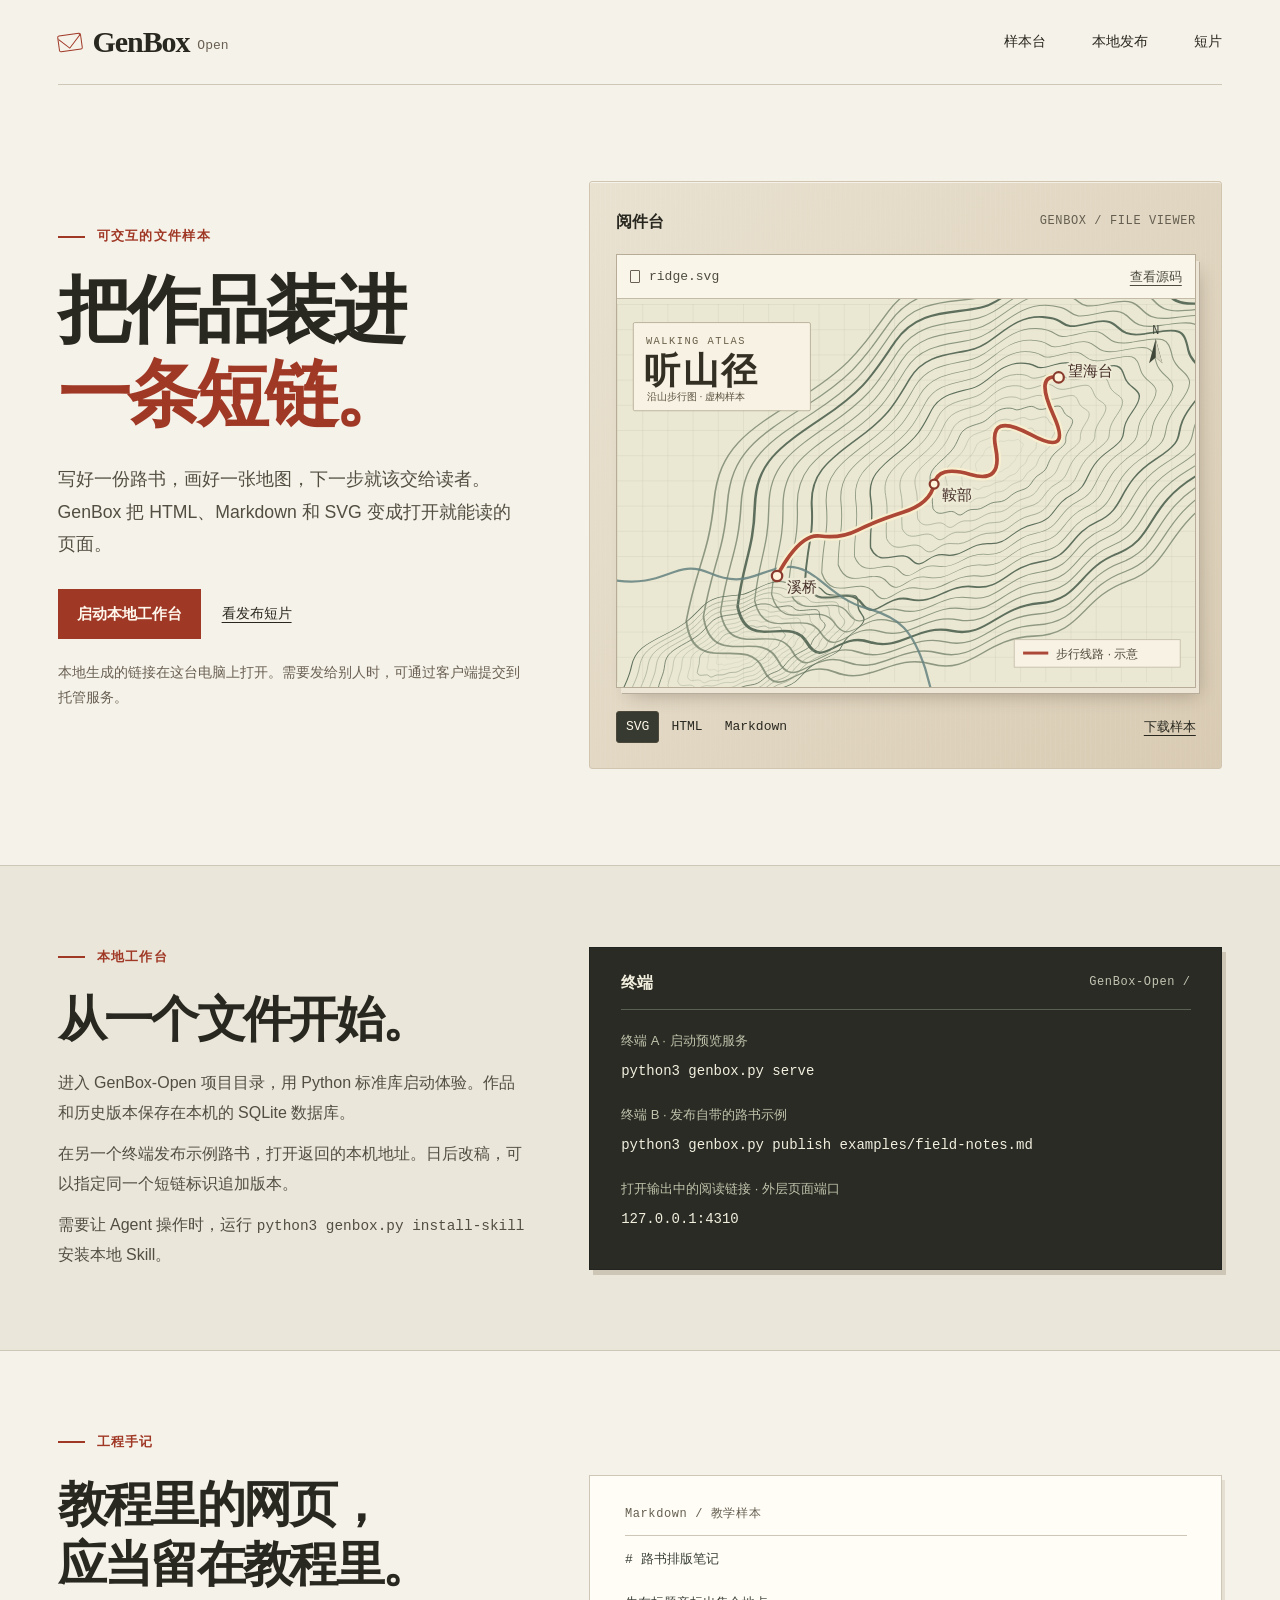
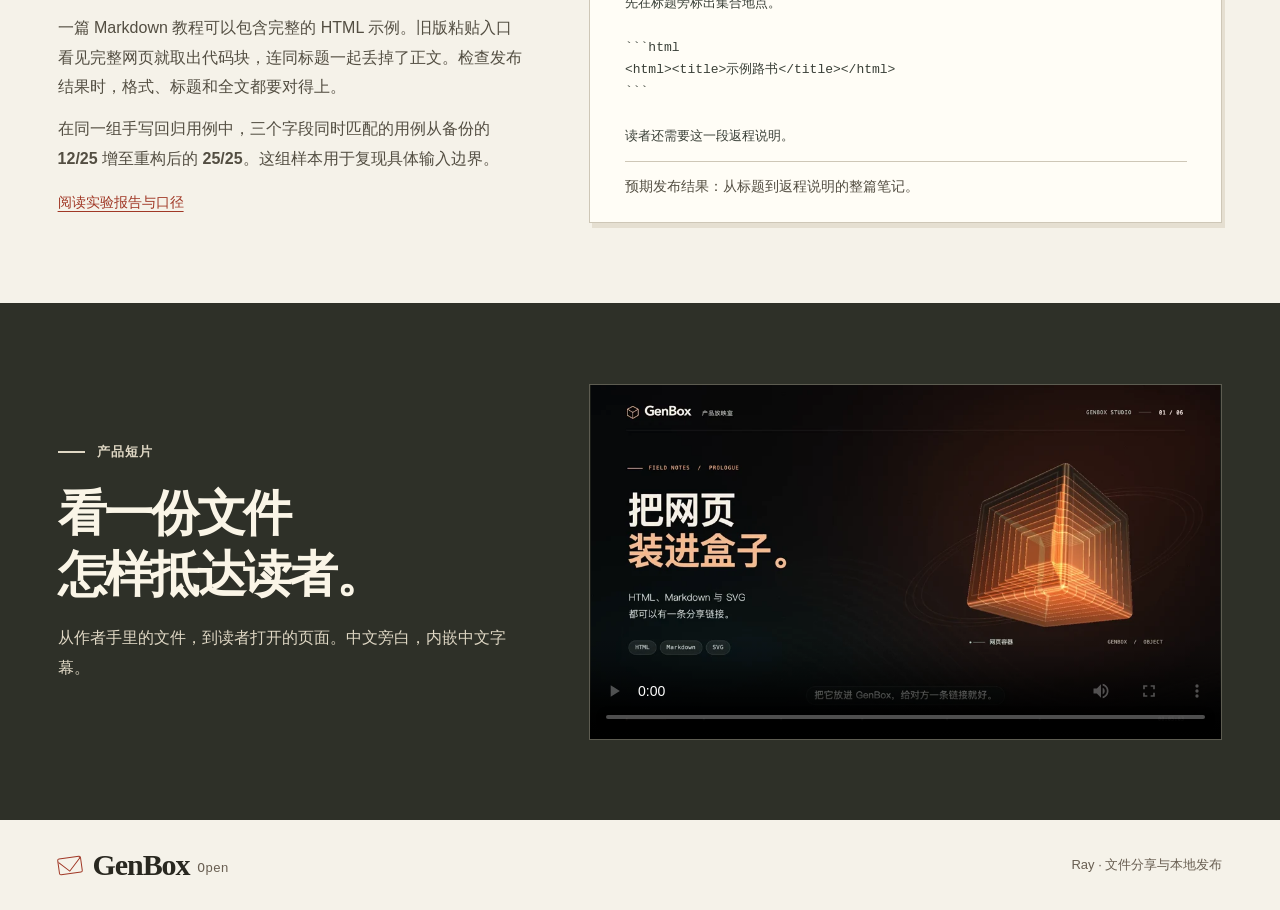
<file: docs/index.html>
<!doctype html>
<html lang="zh-CN">
<head>
  <meta charset="utf-8">
  <meta name="viewport" content="width=device-width, initial-scale=1">
  <meta name="theme-color" content="#f4f1e9">
  <meta name="description" content="用三个可下载的样本体验 GenBox。了解如何用本地工作台、命令行与 Agent Skill，把一份文件变成可以打开的页面。">
  <title>GenBox Open · 给页面一封信</title>
  <link rel="stylesheet" href="assets/showcase.css">
  <script defer src="assets/specimens.js"></script>
</head>
<body>
  <a class="skip" href="#main">跳到正文</a>
  <header class="mast wrap">
    <a class="brand" href="#main" aria-label="GenBox Open 首页"><i aria-hidden="true"></i>GenBox <small>Open</small></a>
    <nav aria-label="页面导航"><a href="#specimen">样本台</a><a href="#workbench">本地发布</a><a href="#film">短片</a></nav>
  </header>
  <main id="main">
    <section class="hero wrap" id="specimen" aria-labelledby="hero-title">
      <div class="intro">
        <p class="kicker"><span></span> 可交互的文件样本</p>
        <h1 id="hero-title">把作品装进<br><em>一条短链。</em></h1>
        <p class="lead">写好一份路书，画好一张地图，下一步就该交给读者。GenBox 把 HTML、Markdown 和 SVG 变成打开就能读的页面。</p>
        <div class="actions"><a class="button primary" href="#workbench">启动本地工作台</a><a class="textlink" href="#film">看发布短片</a></div>
        <p class="scope">本地生成的链接在这台电脑上打开。需要发给别人时，可通过客户端提交到托管服务。</p>
      </div>
      <article class="desk" aria-label="交互式文件样本台">
        <div class="desk-meta"><b>阅件台</b><span>GENBOX / FILE VIEWER</span></div>
        <div class="folder">
          <div class="filebar"><span class="file-icon" aria-hidden="true"></span><span id="filename">ridge.svg</span><button id="toggle-source" type="button" aria-pressed="false">查看源码</button></div>
          <div class="filebody"><iframe id="preview" title="当前样本的页面预览" sandbox="" referrerpolicy="no-referrer"></iframe><pre id="source" tabindex="0" aria-label="当前样本源文件" hidden><code></code></pre></div>
        </div>
        <div class="sample-controls"><div role="group" aria-label="切换样本格式"><button type="button" data-sample="svg" aria-pressed="true">SVG</button><button type="button" data-sample="html" aria-pressed="false">HTML</button><button type="button" data-sample="md" aria-pressed="false">Markdown</button></div><a id="download" download="ridge.svg">下载样本</a></div>
        <p class="sr" id="sample-status" role="status"></p>
        <noscript>启用 JavaScript 即可切换格式、查看源码与下载内置样本。</noscript>
      </article>
    </section>
    <section id="workbench" class="workbench">
      <div class="wrap workgrid">
        <div>
          <p class="kicker"><span></span> 本地工作台</p><h2>从一个文件开始。</h2>
          <p>进入 GenBox-Open 项目目录，用 Python 标准库启动体验。作品和历史版本保存在本机的 SQLite 数据库。</p>
          <p>在另一个终端发布示例路书，打开返回的本机地址。日后改稿，可以指定同一个短链标识追加版本。</p><p>需要让 Agent 操作时，运行 <code>python3 genbox.py install-skill</code> 安装本地 Skill。</p><a id="repository" class="textlink evidence-link" href="https://github.com/RayMorTwinkle/GenBox-Open" hidden>获取源码与完整使用说明</a>
        </div>
        <div class="terminal"><div class="terminal-head"><b>终端</b><span>GenBox-Open /</span></div>
          <p>终端 A · 启动预览服务</p><code>python3 genbox.py serve</code>
          <p>终端 B · 发布自带的路书示例</p><code>python3 genbox.py publish examples/field-notes.md</code>
          <p>打开输出中的阅读链接 · 外层页面端口</p><code>127.0.0.1:4310</code>
        </div>
      </div>
    </section>
    <section class="story wrap" aria-labelledby="story-title">
      <p class="kicker"><span></span> 工程手记</p>
      <div class="story-grid"><div><h2 id="story-title">教程里的网页，<br>应当留在教程里。</h2><p>一篇 Markdown 教程可以包含完整的 HTML 示例。旧版粘贴入口看见完整网页就取出代码块，连同标题一起丢掉了正文。检查发布结果时，格式、标题和全文都要对得上。</p><p>在同一组手写回归用例中，三个字段同时匹配的用例从备份的 <strong>12/25</strong> 增至重构后的 <strong>25/25</strong>。这组样本用于复现具体输入边界。</p><a class="textlink evidence-link" href="evals/refactor-1126-report.md">阅读实验报告与口径</a></div>
      <div class="spec-note"><span>Markdown / 教学样本</span><pre><code># 路书排版笔记

先在标题旁标出集合地点。

```html
&lt;html&gt;&lt;title&gt;示例路书&lt;/title&gt;&lt;/html&gt;
```

读者还需要这一段返程说明。</code></pre><p>预期发布结果：从标题到返程说明的整篇笔记。</p></div></div>
    </section>
    <section class="film" id="film"><div class="wrap filmgrid"><div><p class="kicker"><span></span> 产品短片</p><h2>看一份文件<br>怎样抵达读者。</h2><p>从作者手里的文件，到读者打开的页面。中文旁白，内嵌中文字幕。</p></div><video controls preload="metadata" playsinline aria-label="GenBox 中文产品短片" poster="assets/film-poster.webp"><source src="media/promo.mp4" type="video/mp4">当前浏览器无法播放此视频。<a href="media/promo.mp4">下载宣传片</a></video></div></section>
  </main>
  <footer class="wrap foot"><a class="brand" href="#main"><i aria-hidden="true"></i>GenBox <small>Open</small></a><span>Ray · 文件分享与本地发布</span></footer>
</body>
</html>
</file>
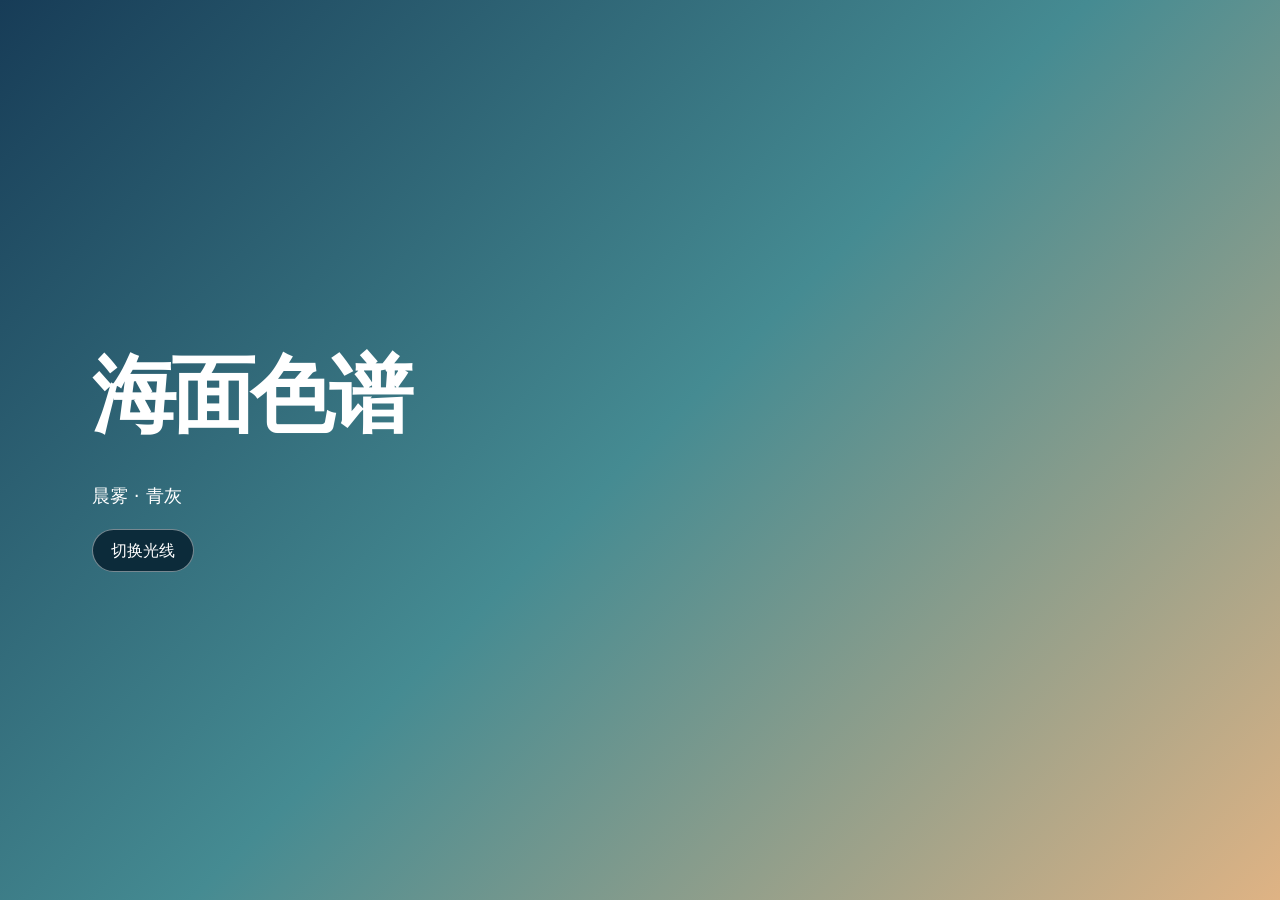
<file: examples/tide.html>
<!doctype html>
<html lang="zh-CN"><head><meta charset="utf-8"><meta name="viewport" content="width=device-width, initial-scale=1"><title>海面色谱</title>
<style>
*{box-sizing:border-box}body{margin:0;min-height:100vh;display:grid;align-items:center;padding:clamp(28px,8vw,92px);color:#fff;background:linear-gradient(135deg,#173c57,#458b92,#dfb384);font:16px/1.6 "PingFang SC",system-ui,sans-serif}h1{font-size:clamp(38px,9vw,84px);letter-spacing:-.06em;margin:0}button{font:inherit;background:#0c2b3a;color:white;padding:8px 18px;border:1px solid #ffffff70;border-radius:30px}p{font-size:1.15rem}
</style></head><body><main><h1>海面色谱</h1><p id="phase">晨雾 · 青灰</p><button type="button" id="change">切换光线</button></main>
<script>
const phases = [["晨雾 · 青灰","#173c57,#458b92,#dfb384"],["夕照 · 铜金","#432e47,#98685d,#d5a869"],["入夜 · 靛青","#101d36,#2a4661,#516e79"]];
let current = 0;
document.getElementById("change").addEventListener("click", () => {
  current = (current + 1) % phases.length;
  const [title, colors] = phases[current];
  document.getElementById("phase").textContent = title;
  document.body.style.backgroundImage = "linear-gradient(135deg," + colors + ")";
});
</script></body></html>
</file>
<file: docs/assets/showcase.css>
:root {
  color-scheme: light;
  --paper: #f5f2e9;
  --ink: #292820;
  --body: #534e42;
  --muted: #695f52;
  --red: #a03826;
  --line: #cec7b7;
  --serif: Baskerville, "Songti SC", "STSong", "Noto Serif CJK SC", "Source Han Serif SC", serif;
  --sans: Inter, -apple-system, BlinkMacSystemFont, "PingFang SC", "Microsoft YaHei", sans-serif;
  --mono: "IBM Plex Mono", "SFMono-Regular", Consolas, monospace;
}
* {box-sizing:border-box}
html {scroll-behavior:smooth;scroll-padding:24px}
body {margin:0;color:var(--ink);background:var(--paper);font:16px/1.7 var(--sans)}
a {color:inherit;text-underline-offset:.28em}
button {font:inherit;color:inherit;cursor:pointer}
button:focus-visible,a:focus-visible,[tabindex]:focus-visible {outline:3px solid var(--red);outline-offset:4px}
.skip,.sr {position:absolute;width:1px;height:1px;overflow:hidden;clip-path:inset(50%)}
.skip:focus {width:auto;height:auto;clip-path:none;z-index:3;padding:10px;background:white}
.wrap {width:min(1232px,calc(100% - clamp(36px,9vw,144px)));margin:auto}
.mast,.foot {display:flex;align-items:center;justify-content:space-between;gap:12px}
.mast {height:85px;border-bottom:1px solid var(--line)}
.brand {display:inline-flex;align-items:center;gap:8px;text-decoration:none;font:700 30px/1 var(--serif);letter-spacing:-1.1px}
.brand small {font:500 13px/1 var(--mono);letter-spacing:0;margin-top:6px;color:var(--muted)}
.brand i {display:inline-block;width:24px;height:17px;margin-right:3px;position:relative;overflow:hidden;border:1.8px solid var(--red);border-radius:2px;transform:rotate(-8deg)}
.brand i::after {content:"";position:absolute;left:1px;top:-8px;width:16px;height:16px;border:1.5px solid var(--red);transform:rotate(45deg)}
nav {display:flex;gap:clamp(16px,3.6vw,50px);font-size:14px}
nav a,.sample-controls a {text-decoration-thickness:1px}
nav a {text-decoration:none}
nav a:hover,.textlink:hover {color:var(--red);text-decoration:underline}
.hero {display:grid;grid-template-columns:minmax(240px,.85fr) minmax(310px,1.15fr);gap:clamp(34px,5vw,86px);align-items:center;padding-block:clamp(60px,7.5vw,105px)}
.kicker {display:flex;align-items:center;gap:12px;margin:0 0 22px;font:600 13px/1.6 var(--sans);letter-spacing:.1em;color:var(--red)}
.kicker span {width:27px;border-top:2px solid currentColor}
h1,h2 {font-family:var(--serif);font-weight:650;letter-spacing:-.055em}
h1 {font-size:clamp(50px,5.7vw,84px);line-height:1.15;margin:0 0 26px}
h1 em {font-style:normal;color:var(--red)}
.lead {max-width:31em;font-size:clamp(16px,1.38vw,20px);line-height:1.86;color:var(--body);margin:0}
.actions {display:flex;align-items:center;flex-wrap:wrap;gap:21px;margin-top:28px}
.button {display:inline-block;padding:11px 18px;text-decoration:none;border:1px solid var(--red);font-size:15px;font-weight:600}
.primary {background:var(--red);color:#fff9ed}
.primary:hover {background:#7e2c1e}
.textlink,.scope {font-size:14px}
.scope {color:var(--muted);line-height:1.8;max-width:33em;margin-top:21px}
.desk {position:relative;isolation:isolate;min-width:0;padding:clamp(17px,2vw,30px);border:1px solid #d1c5af;border-radius:3px;background:repeating-linear-gradient(90deg,#ffffff09 0 1px,transparent 1px 5px),linear-gradient(130deg,#e9e2d1,#d9cbb3);box-shadow:inset 0 1px #fff9}
.desk-meta,.filebar,.terminal-head {display:flex;align-items:center;gap:9px}
.desk-meta {justify-content:space-between;margin-bottom:19px}
.desk-meta b {font-family:var(--serif);font-size:16px}
.desk-meta span,.spec-note>span,.terminal-head>span {font:12px/1.4 var(--mono);letter-spacing:.05em;color:#655e50}
.folder {position:relative;border:1px solid #b6ac98;background:#fffdf7;box-shadow:4px 6px 0 -1px #ede5d5,5px 7px 0 -1px #b8ad9b,8px 13px 17px -6px #30231548}
.filebar {min-height:44px;background:#f9f5e9;border-bottom:1px solid #c3bba8;padding:0 13px;font:13px/1 var(--mono);color:#4e4c40}
.file-icon {width:10px;height:13px;display:block;border:1px solid var(--muted);border-radius:1px}
.filebar button {margin-left:auto;border:0;background:transparent;padding:11px 0 11px 8px;font:13px/1 var(--sans);text-decoration:underline;text-underline-offset:4px}
.filebody {position:relative;aspect-ratio:1.49;min-height:200px}
.filebody iframe,.filebody pre {position:absolute;inset:0;width:100%;height:100%;margin:0;border:0;background:#f3eee0}
.filebody pre {padding:16px;background:#252820;color:#e7e5d6;font:12px/1.6 var(--mono);white-space:pre;overflow:auto}
[hidden] {display:none!important}
.sample-controls {display:flex;justify-content:space-between;align-items:center;gap:8px;margin-top:23px;font-size:14px}
.sample-controls [role=group] {display:flex;gap:2px}
.sample-controls button {padding:5px 9px;border:1px solid transparent;border-radius:3px;background:transparent;font:13px/1.55 var(--mono)}
.sample-controls button[aria-pressed=true] {border-color:#4c493c;background:#363a30;color:#fff9ea}
.sample-controls a {font-size:13px}
.sample-controls a:hover {color:var(--red)}
h2 {margin:0 0 18px;font-size:clamp(32px,3.8vw,57px);line-height:1.24}
.workbench {background:#eae6da;border-block:1px solid var(--line)}
.workgrid,.story-grid,.filmgrid {display:grid;grid-template-columns:minmax(230px,.85fr) minmax(300px,1.15fr);gap:clamp(34px,5vw,86px);align-items:center}
.workgrid,.story,.filmgrid {padding-block:clamp(56px,6.3vw,91px)}
.workgrid p:not(.kicker),.story-grid p,.filmgrid p:not(.kicker) {margin:12px 0 0;color:var(--body);max-width:32em;line-height:1.85}
.terminal {align-self:stretch;padding:21px clamp(18px,2.4vw,34px) 26px;color:#f2efdf;background:#292b24;box-shadow:4px 5px 0 #cdc6b6;border:1px solid #22251f;min-width:0}
.terminal-head {justify-content:space-between;border-bottom:1px solid #596152;padding-bottom:13px}
.terminal-head>span {color:#c4c4b3}
.workgrid .terminal p {color:#c1c3ac;margin:19px 0 3px;font-size:13px}
.terminal code {font:14px/1.7 var(--mono);overflow-wrap:anywhere}
.story-grid {align-items:start}
.spec-note {padding:22px clamp(20px,2.7vw,36px);background:#fffdf6;border:1px solid var(--line);box-shadow:3px 5px 0 #e5dfd1}
.spec-note pre {overflow:auto;padding:13px 0;color:#393f37;font:13px/1.7 var(--mono);margin:10px 0;border-block:1px solid var(--line)}
.spec-note p {font-size:14px}
.film {background:#2e3028;color:#faf5e7}
.film .kicker,.filmgrid p:not(.kicker) {color:#dfd7c4}
.film video {display:block;min-width:0;width:100%;aspect-ratio:16/9;background:#191b16;border:1px solid #5d5c51}
.foot {padding-block:30px}
.foot>span {color:var(--muted);font-size:13px}
@media (max-width:780px) {
  .hero,.workgrid,.story-grid,.filmgrid {grid-template-columns:1fr;gap:28px}
  .hero {padding-block:44px}
  .mast {height:68px}
  h1 {font-size:clamp(52px,11vw,72px)}
  h2 {font-size:clamp(32px,6vw,45px)}
  .intro .scope {max-width:38em}
  .lead {max-width:36em}
  .desk {max-width:630px}
}
@media (max-width:410px) {
  .mast nav {gap:12px;font-size:13px}
  .brand {gap:5px;font-size:24px}
  .brand small {font-size:12px}
  .desk {padding:12px}
  .sample-controls button {padding-inline:6px}
  .sample-controls {gap:3px}
  .foot {align-items:flex-start;flex-direction:column}
}
@media (prefers-reduced-motion:reduce) {html {scroll-behavior:auto}}
.evidence-link {display:inline-block;margin-top:18px;color:var(--red)}
.workgrid p>code {font: .9em var(--mono);overflow-wrap:anywhere}
</file>
